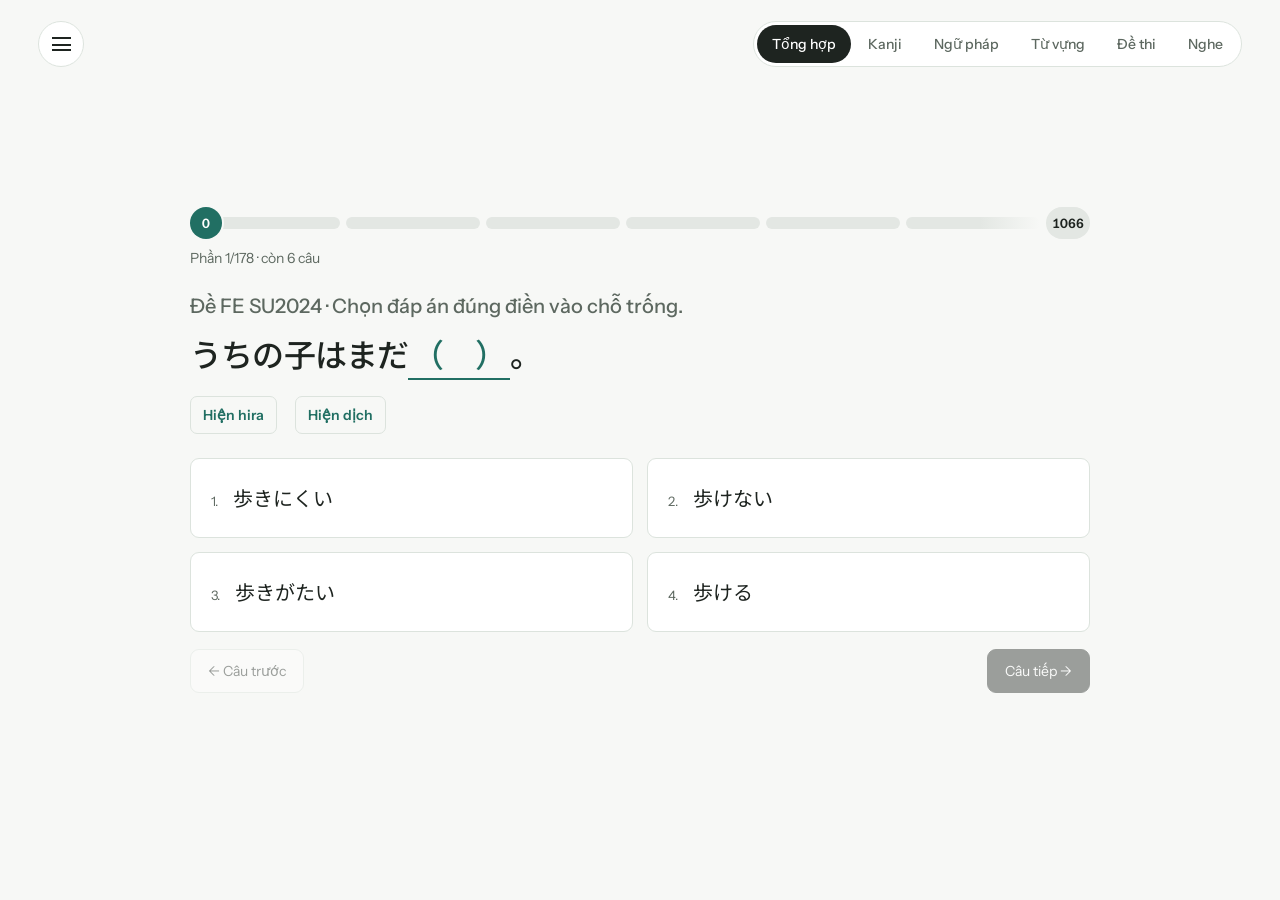
<file: index.html>
<!doctype html>
<html lang="vi">

<head>
  <meta charset="utf-8">
  <meta name="viewport" content="width=device-width, initial-scale=1">
  <meta name="theme-color" content="#f7f8f6">
  <title>Luyện đề tổng hợp · Kanji &amp; Ngữ pháp</title>
  <link rel="preconnect" href="https://fonts.googleapis.com">
  <link rel="preconnect" href="https://fonts.gstatic.com" crossorigin>
  <link
    href="https://fonts.googleapis.com/css2?family=Instrument+Sans:wght@400;500;600&family=Noto+Sans+JP:wght@400;500;600&display=swap"
    rel="stylesheet">
  <link rel="stylesheet" href="style.css">
</head>

<body>
  <button class="menu-button" id="menuButton" type="button" aria-label="Mở thanh bên" aria-controls="sidebar"
    aria-expanded="false">
    <span class="menu-lines" aria-hidden="true"></span>
  </button>
  <nav class="mode-switch" aria-label="Chọn bộ đề">
    <a href="index.html" data-mode="all">Tổng hợp</a>
    <a href="index.html?mode=kanji" data-mode="kanji">Kanji</a>
    <a href="index.html?mode=grammar" data-mode="grammar">Ngữ pháp</a>
    <a href="index.html?mode=vocab" data-mode="vocab">Từ vựng</a>
    <a href="index.html?mode=exam" data-mode="exam">Đề thi</a>
    <a href="listen.html" data-mode="listen">Nghe</a>
  </nav>
  <div class="backdrop" id="backdrop" hidden></div>
  <aside class="sidebar" id="sidebar" aria-label="Thông tin bộ đề" aria-hidden="true">
    <div class="sidebar-top">
      <span class="mark" aria-hidden="true">文</span>
      <button id="closeSidebar" type="button" aria-label="Đóng thanh bên">×</button>
    </div>
    <h2 id="sidebarTitle">Luyện đề<br>tổng hợp.</h2>
    <div class="sidebar-facts" id="sidebarFacts">
      <div><span>Lượt hiện tại</span><strong id="roundCount">1</strong></div>
      <div id="mixRow" class="mix-row" hidden><span>Phần tổng hợp gồm các phần</span><span class="mix-options"
          id="mixOptions"></span>
        <small id="mixNote" hidden>Đóng thanh bên để áp dụng.</small>
      </div>
      <div id="kanjiMeaningRow"><label for="kanjiMeaning">Hỏi cả nghĩa Kanji<small>Thêm dạng Kanji → nghĩa và nghĩa →
            Kanji</small></label>
        <input type="checkbox" id="kanjiMeaning">
      </div>
      <div><label for="chunkSize">Số câu mỗi phần</label>
        <select id="chunkSize">
          <option value="6">6 câu</option>
          <option value="10">10 câu</option>
          <option value="20">20 câu</option>
        </select>
      </div>
      <div class="reset-row"><label for="resetTarget">Học lại từ đầu</label>
        <span class="reset-controls"><select id="resetTarget"></select><button id="resetButton" type="button">Học lại</button></span>
        <small id="resetNote" hidden></small>
      </div>
    </div>
  </aside>

  <main class="quiz" id="quiz" aria-label="Đề kiểm tra tổng hợp">
    <div class="progress">
      <div class="progress-bar" id="progressBar" role="progressbar" aria-label="Số câu đã thuộc" aria-valuemin="0"
        aria-valuenow="0">
        <span class="progress-track" id="progressTrack"><span class="progress-window"><span class="progress-strip"
              id="progressStrip"></span></span><span class="progress-count done" id="progressDone">0</span></span>
        <span class="progress-count total" id="progressTotal">0</span>
      </div>
      <p class="progress-note" id="progressNote"></p>
    </div>
    <h1 class="question-prompt" id="questionPrompt"></h1>
    <section class="passage" id="passage" aria-label="Bài đọc" hidden>
      <div class="passage-head">
        <h2 id="passageTitle" lang="ja"></h2>
        <span class="passage-tools">
          <button id="passageHiraButton" type="button" aria-controls="passageText" aria-pressed="false">Hira</button>
          <button id="passageViButton" type="button" aria-controls="passageVi" aria-expanded="false">Dịch</button>
        </span>
      </div>
      <p id="passageText" lang="ja"></p>
      <p id="passageVi" class="passage-vi" hidden></p>
    </section>
    <p class="question-text" id="questionText"></p>
    <div class="study-hints" aria-label="Gợi ý học tập">
      <div class="hint-control">
        <button id="hiraButton" type="button" aria-controls="hiraHint" aria-expanded="false">Hiện hira</button>
        <span id="hiraHint" class="hint-value jp" lang="ja" hidden></span>
      </div>
      <div class="hint-control">
        <button id="meaningButton" type="button" aria-controls="meaningHint" aria-expanded="false">Hiện dịch</button>
        <span id="meaningHint" class="hint-value" hidden></span>
      </div>
      <div class="hint-control" hidden>
        <button id="hanvietButton" type="button" aria-controls="hanvietHint" aria-expanded="false">Hiện âm Hán</button>
        <span id="hanvietHint" class="hint-value" hidden></span>
      </div>
    </div>
    <div class="answers" id="answers"></div>
    <nav class="question-nav" aria-label="Chuyển câu hỏi">
      <button id="previousButton" type="button">← Câu trước</button>
      <button id="nextButton" type="button">Câu tiếp →</button>
    </nav>
    <div class="feedback" id="feedback" role="status" aria-live="polite" hidden></div>
  </main>

  <script src="data.js"></script>
  <script src="grammar-data.js"></script>
  <script src="grammar-examples.js"></script>
  <script src="vocab-data.js"></script>
  <script src="exam-data.js"></script>
  <script src="exam-explain.js"></script>
  <script src="quiz.js"></script>
</body>

</html>
</file>
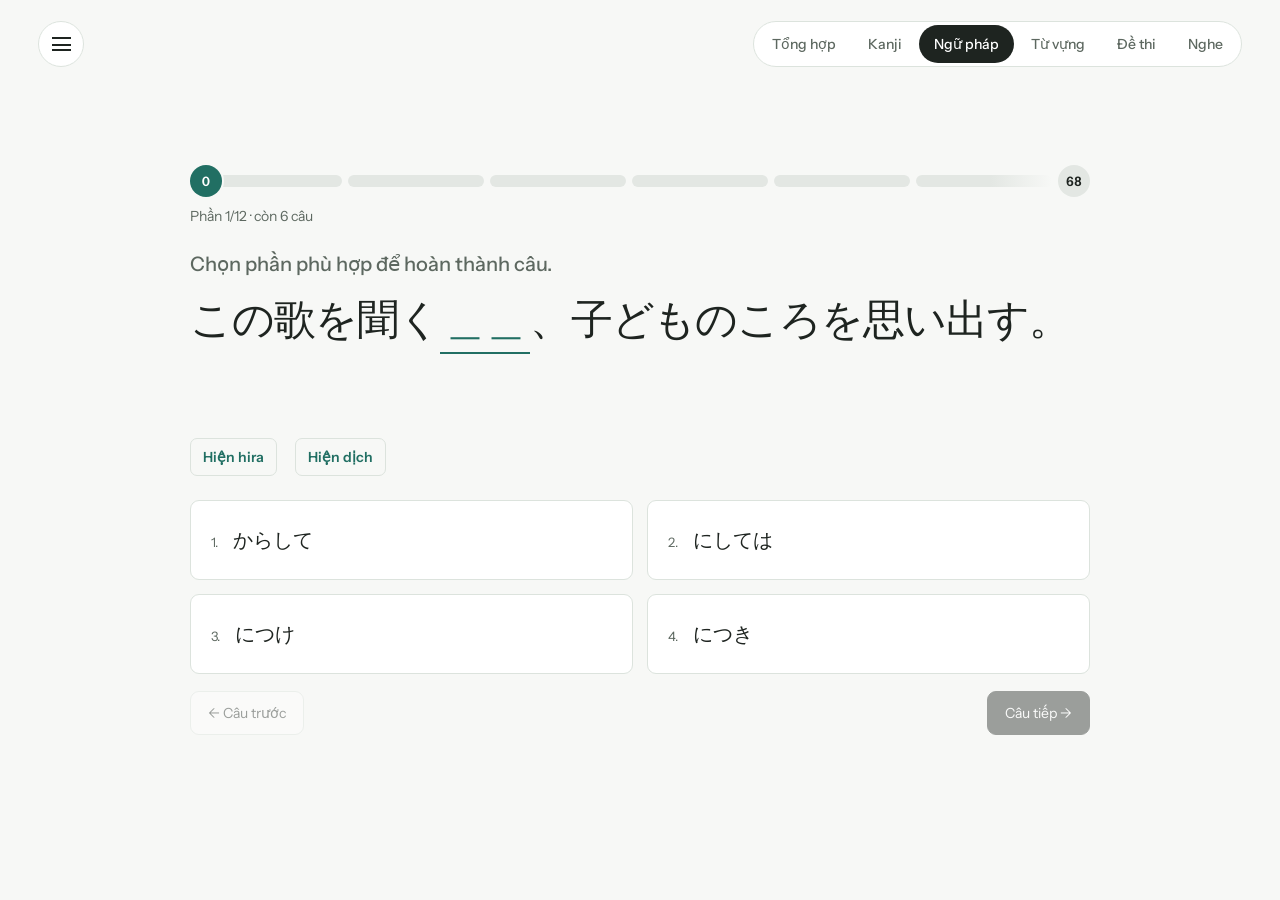
<file: bunpo.html>
<!doctype html>
<html lang="vi">
<head>
  <meta charset="utf-8">
  <meta name="viewport" content="width=device-width, initial-scale=1">
  <meta http-equiv="refresh" content="0; url=index.html?mode=grammar">
  <title>Luyện ngữ pháp</title>
</head>
<body>
  <a href="index.html?mode=grammar">Mở đề ngữ pháp</a>
</body>
</html>
</file>
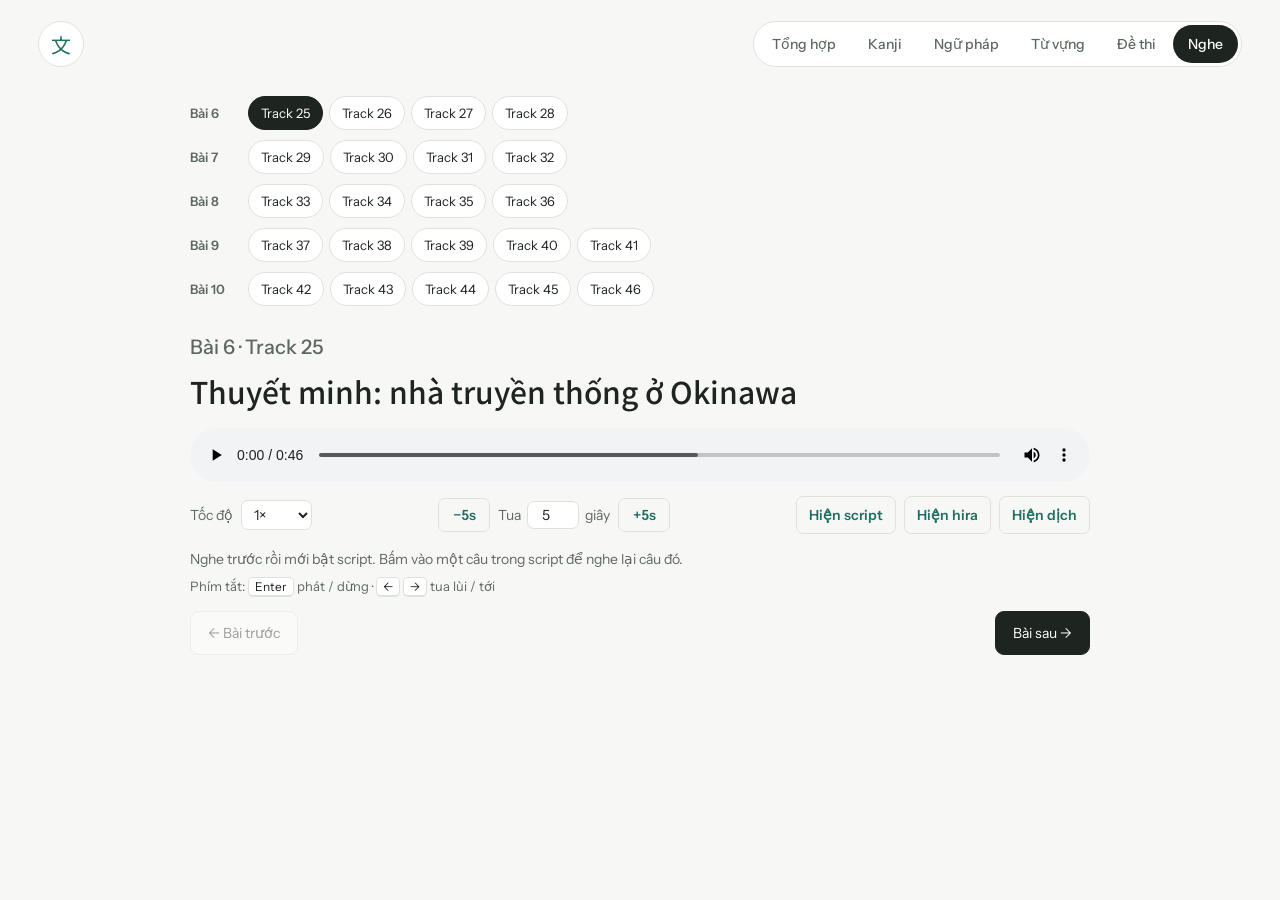
<file: listen.html>
<!doctype html>
<html lang="vi">

<head>
  <meta charset="utf-8">
  <meta name="viewport" content="width=device-width, initial-scale=1">
  <meta name="theme-color" content="#f7f8f6">
  <title>Luyện nghe · Bài 6–10</title>
  <link rel="preconnect" href="https://fonts.googleapis.com">
  <link rel="preconnect" href="https://fonts.gstatic.com" crossorigin>
  <link
    href="https://fonts.googleapis.com/css2?family=Instrument+Sans:wght@400;500;600&family=Noto+Sans+JP:wght@400;500;600&display=swap"
    rel="stylesheet">
  <link rel="stylesheet" href="style.css">
</head>

<body>
  <a class="menu-button home-button" href="index.html" aria-label="Về trang luyện đề"><span aria-hidden="true">文</span></a>
  <nav class="mode-switch" aria-label="Chọn bộ đề">
    <a href="index.html" data-mode="all">Tổng hợp</a>
    <a href="index.html?mode=kanji" data-mode="kanji">Kanji</a>
    <a href="index.html?mode=grammar" data-mode="grammar">Ngữ pháp</a>
    <a href="index.html?mode=vocab" data-mode="vocab">Từ vựng</a>
    <a href="index.html?mode=exam" data-mode="exam">Đề thi</a>
    <a href="listen.html" data-mode="listen" aria-current="page">Nghe</a>
  </nav>

  <main class="listen" aria-label="Luyện nghe">
    <nav class="track-list" id="trackList" aria-label="Chọn bài nghe"></nav>

    <section class="player" aria-labelledby="trackTitle">
      <p class="question-prompt" id="trackMeta"></p>
      <h1 class="track-title" id="trackTitle"></h1>
      <audio id="audio" controls preload="metadata"></audio>
      <div class="player-tools">
        <label class="speed">Tốc độ
          <select id="speed">
            <option value="0.75">0,75×</option>
            <option value="1" selected>1×</option>
            <option value="1.25">1,25×</option>
          </select>
        </label>
        <span class="seek">
          <button id="seekBack" type="button" aria-label="Tua lùi">−5s</button>
          <label>Tua <input id="seekStep" type="number" min="1" max="60" step="1" value="5" inputmode="numeric"> giây</label>
          <button id="seekForward" type="button" aria-label="Tua tới">+5s</button>
        </span>
        <span class="toggle-group">
          <button id="scriptButton" type="button" aria-pressed="false">Hiện script</button>
          <button id="hiraButton" type="button" aria-pressed="false">Hiện hira</button>
          <button id="viButton" type="button" aria-pressed="false">Hiện dịch</button>
        </span>
      </div>
      <p class="listen-hint" id="listenHint">Nghe trước rồi mới bật script. Bấm vào một câu trong script để nghe lại câu đó.</p>
      <p class="listen-keys">Phím tắt: <kbd>Enter</kbd> phát / dừng · <kbd>←</kbd> <kbd>→</kbd> tua lùi / tới</p>
      <ol class="script" id="script" hidden></ol>
      <nav class="question-nav" aria-label="Chuyển bài nghe">
        <button id="prevTrack" type="button">← Bài trước</button>
        <button id="nextTrack" type="button">Bài sau →</button>
      </nav>
    </section>
  </main>

  <script src="listening-data.js"></script>
  <script src="listen.js"></script>
</body>

</html>
</file>
<file: style.css>
:root{font-family:"Instrument Sans",Arial,sans-serif;color:#1e2420;background:#f7f8f6;--ink:#1e2420;--muted:#5d6860;--line:#dce3dd;--accent:#216f63;--good:#21693b;--bad:#b32620}
*{box-sizing:border-box}html,body{margin:0;min-height:100%}body{min-height:100vh}button{font:inherit;cursor:pointer}button:focus-visible{outline:3px solid #79b6aa;outline-offset:3px}[hidden]{display:none!important}
.menu-button{position:fixed;top:21px;left:clamp(20px,3vw,44px);z-index:12;display:grid;place-items:center;width:46px;height:46px;border:1px solid var(--line);border-radius:50%;background:#fff;color:var(--ink)}.menu-button:hover{background:#eff3ef}.menu-lines{display:block;width:19px;height:14px;border-top:2px solid currentColor;border-bottom:2px solid currentColor;position:relative}.menu-lines:after{content:"";position:absolute;left:0;right:0;top:5px;border-top:2px solid currentColor}
.backdrop{position:fixed;inset:0;z-index:14;background:#15231a66}.sidebar{position:fixed;z-index:15;inset:0 auto 0 0;width:min(350px,88vw);background:#fff;border-right:1px solid var(--line);padding:28px;display:none;flex-direction:column;overflow-y:auto}.sidebar.open{display:flex}.sidebar-top{display:flex;align-items:center;justify-content:space-between}.mark{font-family:"Noto Sans JP",sans-serif;color:var(--accent);font-size:35px;font-weight:500}.sidebar-top button{width:42px;height:42px;border:0;background:transparent;font-size:32px;line-height:1;color:var(--ink)}.sidebar h2{font-size:32px;line-height:1.15;letter-spacing:-.04em;font-weight:500;margin:42px 0 18px}.sidebar p{font-size:15px;line-height:1.6;color:var(--muted);margin:0}.sidebar-facts{margin-top:37px;border-top:1px solid var(--line)}.sidebar-facts div{display:flex;justify-content:space-between;gap:16px;padding:16px 0;border-bottom:1px solid var(--line);font-size:14px}.sidebar-facts strong{font-weight:600;font-variant-numeric:tabular-nums}
.quiz{width:min(900px,calc(100% - 48px));min-height:100vh;margin:auto;padding:80px 0;display:flex;flex-direction:column;justify-content:center}.question-prompt{font-size:20px;font-weight:500;line-height:1.3;color:var(--muted);margin:0 0 10px}.question-text{font-family:"Noto Sans JP","Instrument Sans",sans-serif;font-size:clamp(34px,4.8vw,61px);font-weight:500;line-height:1.35;letter-spacing:-.025em;min-height:135px;margin:0 0 24px;overflow-wrap:anywhere}.question-text.vi{font-family:"Instrument Sans",Arial,sans-serif;font-size:clamp(30px,4vw,48px);line-height:1.25}.question-text.sentence{font-size:clamp(26px,3.3vw,42px);line-height:1.55}.question-text .blank{display:inline-block;color:var(--accent);border-bottom:2px solid var(--accent);padding:0 4px;white-space:nowrap}.answers{display:grid;grid-template-columns:repeat(2,minmax(0,1fr));gap:14px}.answer{min-height:80px;padding:17px 20px;border:1px solid var(--line);border-radius:9px;background:#fff;color:var(--ink);text-align:left;font-family:"Noto Sans JP","Instrument Sans",sans-serif;font-size:20px;line-height:1.4;overflow-wrap:anywhere;transition:background .12s,border-color .12s}.answer:hover{border-color:#7aa99d;background:#f2f7f3}.answer .number{font-family:"Instrument Sans",Arial,sans-serif;font-size:13px;color:var(--muted);margin-right:15px}.answer.vi{font-family:"Instrument Sans",Arial,sans-serif;font-size:16px}.answer.correct{border-color:var(--good);background:#e8f3eb;color:#15562d}.answer.incorrect{border-color:var(--bad);background:#fbeae8;color:#8f1f19}
.study-hints{display:flex;flex-wrap:wrap;gap:10px 18px;margin:-8px 0 24px}.hint-control{display:flex;align-items:baseline;flex-wrap:wrap;gap:7px 10px;max-width:100%}.hint-control button{min-height:38px;padding:6px 12px;border:1px solid var(--line);border-radius:7px;background:transparent;color:var(--accent);font-size:14px;font-weight:600}.hint-control button:hover{border-color:#7aa99d;background:#eff3ef}.hint-value{font-size:15px;line-height:1.45;overflow-wrap:anywhere}.hint-value.jp{font-family:"Noto Sans JP",sans-serif}
.question-nav{display:flex;justify-content:space-between;gap:14px;margin-top:17px}.question-nav button{min-height:44px;border:1px solid var(--line);border-radius:9px;background:#fff;color:var(--ink);padding:0 17px;font-size:14px}.question-nav button:hover:not(:disabled){border-color:#7aa99d;background:#f2f7f3}.question-nav button:disabled{opacity:.42;cursor:default}.question-nav button:last-child{background:var(--ink);border-color:var(--ink);color:#fff}.question-nav button:last-child:hover{background:#39453d}
.feedback{margin-top:24px;border-left:3px solid var(--accent);padding:4px 0 3px 17px;font-size:15px;line-height:1.55}.feedback.good{border-color:var(--good)}.feedback.bad{border-color:var(--bad)}.feedback strong{display:block;margin-bottom:14px;font-weight:600}.feedback .detail{display:block}.feedback .detail+.detail{margin-top:14px}.feedback .detail.option.right{color:var(--good);font-weight:600}.feedback .detail.option.wrong{color:var(--bad)}.feedback .jp{font-family:"Noto Sans JP",sans-serif}.feedback .next-hint{display:block;color:var(--muted);font-size:13px;margin-top:18px}
@media(max-width:700px){.menu-button{top:15px;left:16px;width:42px;height:42px}.quiz{width:calc(100% - 32px);padding:80px 0 112px}.question-prompt{font-size:18px}.question-text{font-size:clamp(29px,8vw,39px);min-height:100px;margin-bottom:20px}.question-text.vi{font-size:clamp(26px,7vw,34px)}.question-text.sentence{font-size:25px;min-height:130px}.answers{grid-template-columns:1fr;gap:10px}.answer{min-height:61px;padding:11px 15px;font-size:17px}.answer.vi{font-size:15px}.answer .number{margin-right:10px}.question-nav{position:fixed;left:0;right:0;bottom:0;z-index:5;margin:0;padding:10px 16px max(10px,env(safe-area-inset-bottom));background:#f7f8f6;border-top:1px solid var(--line)}.question-nav button{flex:1;min-height:48px}.feedback{font-size:14px;margin-top:19px}.sidebar{padding:21px}.sidebar h2{font-size:30px}}
@media(prefers-reduced-motion:reduce){.answer,.progress-segment>span,.progress-strip,.progress-count.done{transition:none}}
.mode-switch{position:fixed;top:21px;right:clamp(20px,3vw,44px);z-index:12;display:flex;gap:2px;padding:3px;border:1px solid var(--line);border-radius:999px;background:#fff}.mode-switch a{display:grid;place-items:center;min-height:38px;padding:0 15px;border-radius:999px;color:var(--muted);font-size:14px;font-weight:500;text-decoration:none;white-space:nowrap}.mode-switch a:hover{color:var(--ink);background:#eff3ef}.mode-switch a[aria-current="page"]{background:var(--ink);color:#fff}.mode-switch a:focus-visible{outline:3px solid #79b6aa;outline-offset:2px}
.progress{margin:0 0 26px}.progress-bar{display:flex;align-items:center;gap:6px}.progress-count{flex:none;display:grid;place-items:center;min-width:32px;height:32px;padding:0 6px;border-radius:999px;font-size:13px;font-weight:600;font-variant-numeric:tabular-nums}.progress-count.done{position:absolute;top:50%;left:0;z-index:1;transform:translate(-50%,-50%);background:var(--accent);color:#fff;box-shadow:0 0 0 2px #f7f8f6;transition:left .3s}.progress-count.total{background:#e3e7e3;color:var(--ink)}.progress-track{--gap:6px;position:relative;flex:1;display:flex;align-items:center;gap:var(--gap);min-width:0;height:32px;margin-left:16px}.progress-window{display:block;flex:1;min-width:0;overflow:hidden}.progress-strip{--n:6;display:flex;gap:var(--gap);transition:transform .45s ease}.progress-segment{flex:0 0 calc((100% - (var(--n) - 1) * var(--gap)) / var(--n));height:12px;border-radius:999px;background:#e3e7e3;overflow:hidden}.progress-segment.fade{background:linear-gradient(to right,#e3e7e3 55%,#e3e7e300)}.progress-segment>span{display:block;height:100%;width:0;background:#6fae9e;border-radius:999px;transition:width .3s}.progress-note{margin:10px 0 0;font-size:14px;color:var(--muted)}
#kanjiMeaningRow{align-items:center;cursor:pointer}.sidebar-facts label small{display:block;margin-top:3px;font-size:12px;color:var(--muted)}.sidebar-facts input[type=checkbox]{flex:none;width:20px;height:20px;margin:0;accent-color:var(--accent);cursor:pointer}.sidebar-facts .mix-row{flex-direction:column;align-items:stretch;gap:10px}.mix-options{display:flex;flex-wrap:wrap;gap:8px}.mix-option{display:inline-flex;align-items:center;gap:7px;padding:6px 11px;border:1px solid var(--line);border-radius:999px;font-size:14px;cursor:pointer;user-select:none}.mix-option:has(input:checked){border-color:#7aa99d;background:#eef5f2}.sidebar-facts .mix-option input{width:16px;height:16px}.mix-row small{font-size:12px;color:var(--accent)}.sidebar-facts .reset-row{flex-wrap:wrap;align-items:center}.reset-controls{display:flex;gap:6px}.reset-controls button{font:inherit;font-size:14px;padding:4px 10px;border:1px solid #e3b8b4;border-radius:7px;background:#fff;color:var(--bad);cursor:pointer}.reset-controls button:hover{background:#fbeae8}.reset-row small{flex-basis:100%;font-size:12px;color:var(--accent)}.sidebar-facts select{font:inherit;font-size:14px;padding:4px 8px;border:1px solid var(--line);border-radius:7px;background:#fff;color:var(--ink)}
.grammar-mark{color:var(--accent);text-decoration:underline;text-decoration-color:var(--accent);text-decoration-thickness:2px;text-underline-offset:.22em}.question-text .grammar-mark{text-decoration-thickness:3px}
.question-text.exam{font-size:clamp(22px,2.6vw,32px);min-height:0}.answer.long{font-size:16px;line-height:1.5}
.passage{margin:0 0 22px;padding:16px 18px;border:1px solid var(--line);border-radius:9px;background:#fff;max-height:45vh;overflow-y:auto}.passage h2{font-family:"Noto Sans JP",sans-serif;font-size:17px;font-weight:600;margin:0}.passage-head{display:flex;align-items:center;justify-content:space-between;gap:12px;margin:0 0 8px}.passage-tools{display:flex;gap:6px;flex:none}.passage-tools button{min-height:30px;padding:3px 10px;border:1px solid var(--line);border-radius:7px;background:transparent;color:var(--accent);font-size:13px;font-weight:600}.passage-tools button:hover{border-color:#7aa99d;background:#eff3ef}.passage-vi{margin-top:12px!important;padding-top:12px;border-top:1px solid var(--line);font-family:"Instrument Sans",Arial,sans-serif!important;font-size:15px!important;line-height:1.6!important;color:var(--muted)}.passage p{font-family:"Noto Sans JP",sans-serif;font-size:16px;line-height:2.3;margin:0}.passage rt{font-size:.55em;color:var(--muted)}
@media(max-width:700px){.mode-switch{top:15px;left:68px;right:16px;overflow-x:auto;scrollbar-width:none}.mode-switch::-webkit-scrollbar{display:none}.mode-switch a{flex:1 0 auto;min-height:34px;padding:0 10px;font-size:13px}.progress{margin-bottom:22px}.progress-bar{gap:4px}.progress-track{--gap:4px;height:28px;margin-left:14px}.progress-count{min-width:28px;height:28px;font-size:12px;padding:0 5px}.progress-segment{height:8px}.progress-note{font-size:13px;margin-top:8px}.passage{padding:13px 14px;max-height:50vh}.question-text.exam{font-size:21px;min-height:0}.answer.long{font-size:15px}.passage p{font-size:15px;line-height:1.8}}
.home-button{text-decoration:none;font-family:"Noto Sans JP",sans-serif;font-size:20px;color:var(--accent)}
.listen{width:min(900px,calc(100% - 48px));margin:auto;padding:96px 0 60px}.track-list{display:flex;flex-direction:column;gap:10px;margin-bottom:28px}.track-group{display:flex;flex-wrap:wrap;align-items:center;gap:6px}.track-lesson{min-width:52px;font-size:13px;font-weight:600;color:var(--muted)}.track-group button{min-height:34px;padding:4px 12px;border:1px solid var(--line);border-radius:999px;background:#fff;color:var(--ink);font-size:13px}.track-group button:hover{border-color:#7aa99d;background:#f2f7f3}.track-group button[aria-current="true"]{background:var(--ink);border-color:var(--ink);color:#fff}
.track-title{font-family:"Noto Sans JP","Instrument Sans",sans-serif;font-size:clamp(22px,3vw,30px);font-weight:500;line-height:1.4;margin:0 0 16px}.player audio{display:block;width:100%;margin-bottom:14px}.player-tools{display:flex;flex-wrap:wrap;align-items:center;justify-content:space-between;gap:10px 16px;margin-bottom:16px}.speed{display:flex;align-items:center;gap:8px;font-size:14px;color:var(--muted)}.speed select{font:inherit;font-size:14px;padding:4px 8px;border:1px solid var(--line);border-radius:7px;background:#fff;color:var(--ink)}.toggle-group{display:flex;flex-wrap:wrap;gap:8px}.toggle-group button{min-height:38px;padding:6px 12px;border:1px solid var(--line);border-radius:7px;background:transparent;color:var(--accent);font-size:14px;font-weight:600}.toggle-group button:hover{border-color:#7aa99d;background:#eff3ef}.toggle-group button[aria-pressed="true"]{background:#eef5f2;border-color:#7aa99d}
.listen-hint{font-size:14px;color:var(--muted);margin:0 0 16px}.script{list-style:none;margin:0 0 8px;padding:0;border-top:1px solid var(--line)}.script li{display:flex;flex-direction:column;gap:6px;padding:12px 10px;border-bottom:1px solid var(--line);cursor:pointer;border-radius:6px}.script li:hover{background:#f2f7f3}.script li.playing{background:#e8f3eb}.line-ja{font-family:"Noto Sans JP",sans-serif;font-size:18px;line-height:2.1}.line-ja b{font-weight:600;color:var(--accent)}.line-ja rt{font-size:.55em;color:var(--muted)}.line-vi{font-size:15px;line-height:1.5;color:var(--muted)}
@media(max-width:700px){.track-word{display:none}.track-group button{min-width:40px;padding:4px 10px}.listen{width:calc(100% - 32px);padding:80px 0 112px}.line-ja{font-size:16px}.toggle-group button{min-height:36px;padding:5px 10px;font-size:13px}}
.seek{display:flex;align-items:center;gap:8px;font-size:14px;color:var(--muted)}
.seek button{min-height:34px;min-width:52px;padding:4px 10px;border:1px solid var(--line);border-radius:7px;background:transparent;color:var(--accent);font-size:14px;font-weight:600;font-variant-numeric:tabular-nums}
.seek button:hover{border-color:#7aa99d;background:#eff3ef}
.seek label{display:flex;align-items:center;gap:6px}
.seek input{width:52px;font:inherit;font-size:14px;padding:4px 6px;border:1px solid var(--line);border-radius:7px;background:#fff;color:var(--ink);text-align:center}
.listen-keys{font-size:13px;color:var(--muted);margin:-6px 0 16px}
.listen-keys kbd{font:inherit;font-size:12px;padding:1px 6px;border:1px solid var(--line);border-bottom-width:2px;border-radius:5px;background:#fff;color:var(--ink)}
@media(hover:none){.listen-keys{display:none}}
</file>
